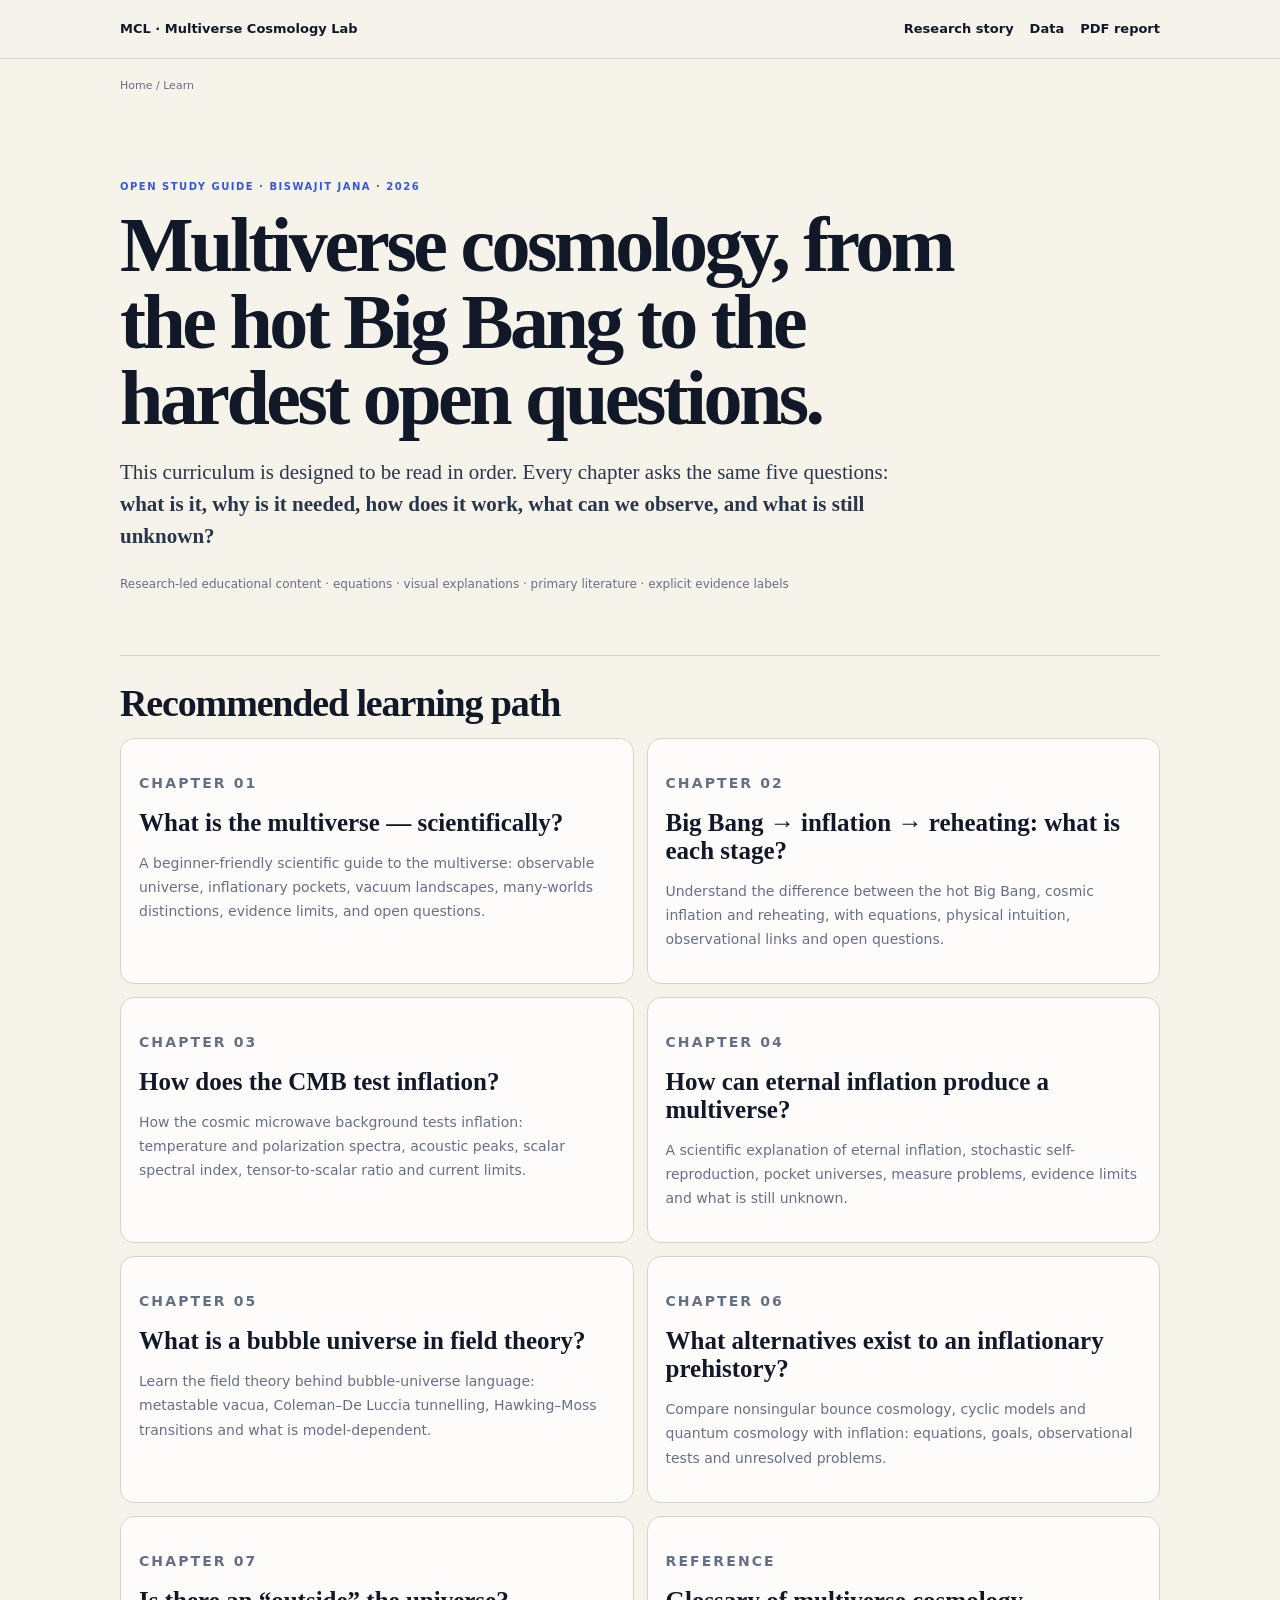
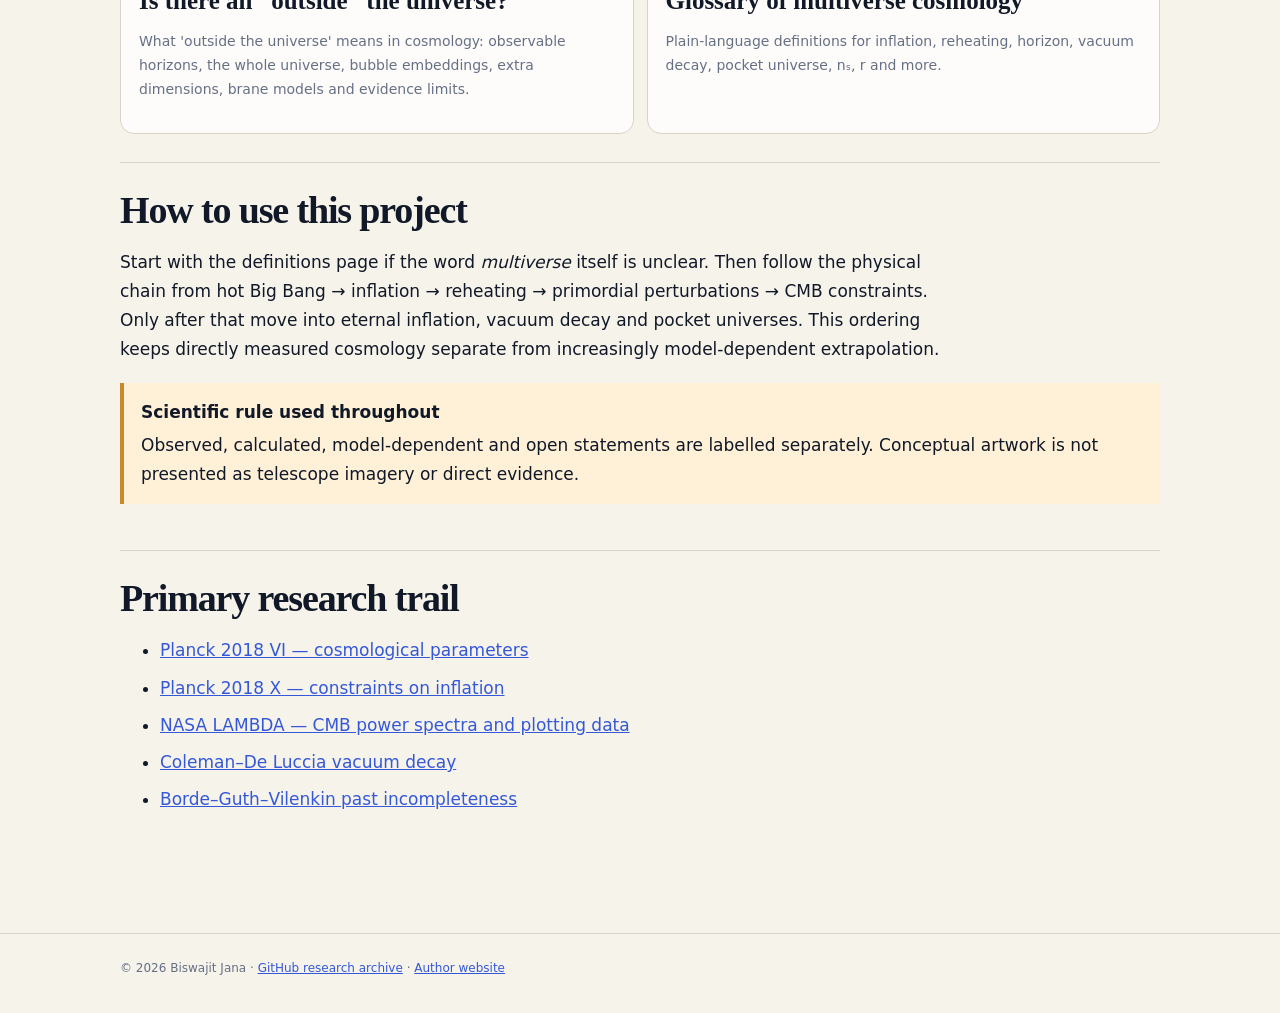
<file: docs/learn/index.html>
<!doctype html><html lang="en"><head><meta charset="utf-8"><meta name="viewport" content="width=device-width,initial-scale=1">
<title>Multiverse Cosmology Study Guide | Big Bang, Inflation, CMB, Eternal Inflation & More</title>
<meta name="description" content="A structured multiverse cosmology study guide by Biswajit Jana: Big Bang, inflation, reheating, CMB evidence, eternal inflation, vacuum decay, bubble universes, bounce, cyclic and quantum cosmology, horizons and open questions.">
<meta name="robots" content="index,follow,max-image-preview:large,max-snippet:-1"><link rel="canonical" href="https://biswajit1999.github.io/Multiverse/learn/">
<meta property="og:title" content="Multiverse Cosmology Study Guide"><meta property="og:description" content="Learn multiverse cosmology from foundations to current research questions."><meta property="og:image" content="https://biswajit1999.github.io/Multiverse/assets/images/12_cosmic_timeline_to_the_multiverse.png">
<link rel="stylesheet" href="learn.css">
<script type="application/ld+json">{"@context":"https://schema.org","@type":"CollectionPage","name":"Multiverse Cosmology Study Guide","url":"https://biswajit1999.github.io/Multiverse/learn/","description":"Structured learning hub for multiverse cosmology.","author":{"@type":"Person","name":"Biswajit Jana","url":"https://biswajit1999.github.io/Biswajit_Jana.github.io/"}}</script>
</head><body><header><div class="wrap nav"><a href="/Multiverse/">MCL · Multiverse Cosmology Lab</a><div><a href="/Multiverse/">Research story</a><a href="/Multiverse/#observatory">Data</a><a href="/Multiverse/report/Multiverse_Cosmology_Lab_Report.pdf">PDF report</a></div></div></header>
<main class="wrap"><div class="breadcrumbs"><a href="/Multiverse/">Home</a> / Learn</div><section class="hero"><p class="eyebrow">OPEN STUDY GUIDE · BISWAJIT JANA · 2026</p><h1>Multiverse cosmology, from the hot Big Bang to the hardest open questions.</h1><p class="deck">This curriculum is designed to be read in order. Every chapter asks the same five questions: <b>what is it, why is it needed, how does it work, what can we observe, and what is still unknown?</b></p><p class="meta">Research-led educational content · equations · visual explanations · primary literature · explicit evidence labels</p></section>
<section class="article"><section><h2>Recommended learning path</h2><div class="grid">
<a class="card" href="what-is-multiverse.html" style="text-decoration:none;color:inherit"><p class="eyebrow">CHAPTER 01</p><h3>What is the multiverse — scientifically?</h3><p>A beginner-friendly scientific guide to the multiverse: observable universe, inflationary pockets, vacuum landscapes, many-worlds distinctions, evidence limits, and open questions.</p></a><a class="card" href="big-bang-inflation-reheating.html" style="text-decoration:none;color:inherit"><p class="eyebrow">CHAPTER 02</p><h3>Big Bang → inflation → reheating: what is each stage?</h3><p>Understand the difference between the hot Big Bang, cosmic inflation and reheating, with equations, physical intuition, observational links and open questions.</p></a><a class="card" href="cmb-evidence-inflation.html" style="text-decoration:none;color:inherit"><p class="eyebrow">CHAPTER 03</p><h3>How does the CMB test inflation?</h3><p>How the cosmic microwave background tests inflation: temperature and polarization spectra, acoustic peaks, scalar spectral index, tensor-to-scalar ratio and current limits.</p></a><a class="card" href="eternal-inflation-multiverse.html" style="text-decoration:none;color:inherit"><p class="eyebrow">CHAPTER 04</p><h3>How can eternal inflation produce a multiverse?</h3><p>A scientific explanation of eternal inflation, stochastic self-reproduction, pocket universes, measure problems, evidence limits and what is still unknown.</p></a><a class="card" href="vacuum-decay-bubble-universes.html" style="text-decoration:none;color:inherit"><p class="eyebrow">CHAPTER 05</p><h3>What is a bubble universe in field theory?</h3><p>Learn the field theory behind bubble-universe language: metastable vacua, Coleman–De Luccia tunnelling, Hawking–Moss transitions and what is model-dependent.</p></a><a class="card" href="bounce-cyclic-quantum-cosmology.html" style="text-decoration:none;color:inherit"><p class="eyebrow">CHAPTER 06</p><h3>What alternatives exist to an inflationary prehistory?</h3><p>Compare nonsingular bounce cosmology, cyclic models and quantum cosmology with inflation: equations, goals, observational tests and unresolved problems.</p></a><a class="card" href="horizons-outside-universe.html" style="text-decoration:none;color:inherit"><p class="eyebrow">CHAPTER 07</p><h3>Is there an “outside” the universe?</h3><p>What 'outside the universe' means in cosmology: observable horizons, the whole universe, bubble embeddings, extra dimensions, brane models and evidence limits.</p></a>
<a class="card" href="glossary.html" style="text-decoration:none;color:inherit"><p class="eyebrow">REFERENCE</p><h3>Glossary of multiverse cosmology</h3><p>Plain-language definitions for inflation, reheating, horizon, vacuum decay, pocket universe, nₛ, r and more.</p></a>
</div></section>
<section><h2>How to use this project</h2><p>Start with the definitions page if the word <em>multiverse</em> itself is unclear. Then follow the physical chain from hot Big Bang → inflation → reheating → primordial perturbations → CMB constraints. Only after that move into eternal inflation, vacuum decay and pocket universes. This ordering keeps directly measured cosmology separate from increasingly model-dependent extrapolation.</p>
<div class="status"><b>Scientific rule used throughout</b>Observed, calculated, model-dependent and open statements are labelled separately. Conceptual artwork is not presented as telescope imagery or direct evidence.</div></section>
<section><h2>Primary research trail</h2><ul class="refs"><li><a href="https://arxiv.org/abs/1807.06209">Planck 2018 VI — cosmological parameters</a></li><li><a href="https://arxiv.org/abs/1807.06211">Planck 2018 X — constraints on inflation</a></li><li><a href="https://lambda.gsfc.nasa.gov/education/lambda_graphics/cmb_power_spectra.html">NASA LAMBDA — CMB power spectra and plotting data</a></li><li><a href="https://doi.org/10.1103/PhysRevD.21.3305">Coleman–De Luccia vacuum decay</a></li><li><a href="https://doi.org/10.1103/PhysRevLett.90.151301">Borde–Guth–Vilenkin past incompleteness</a></li></ul></section></section></main>
<footer><div class="wrap">© 2026 Biswajit Jana · <a href="https://github.com/Biswajit1999/Multiverse">GitHub research archive</a> · <a href="https://biswajit1999.github.io/Biswajit_Jana.github.io/">Author website</a></div></footer></body></html>
</file>
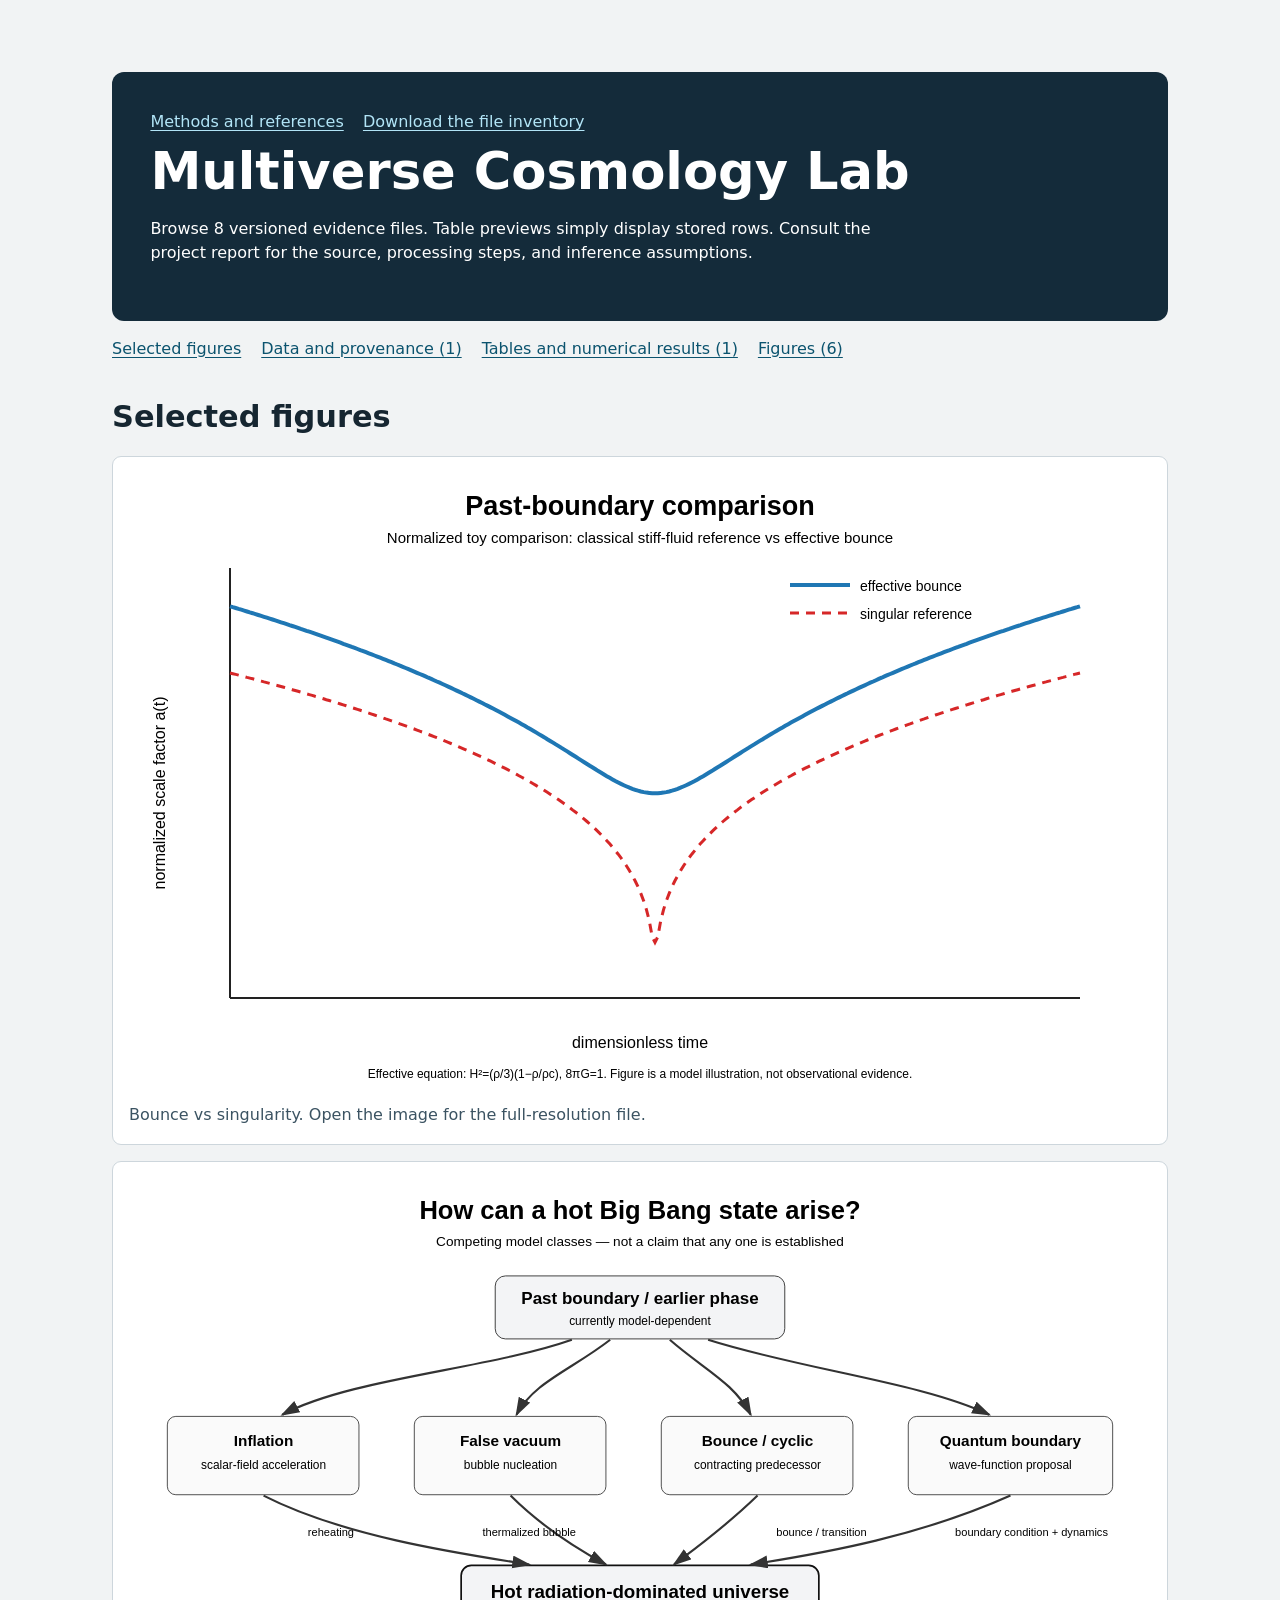
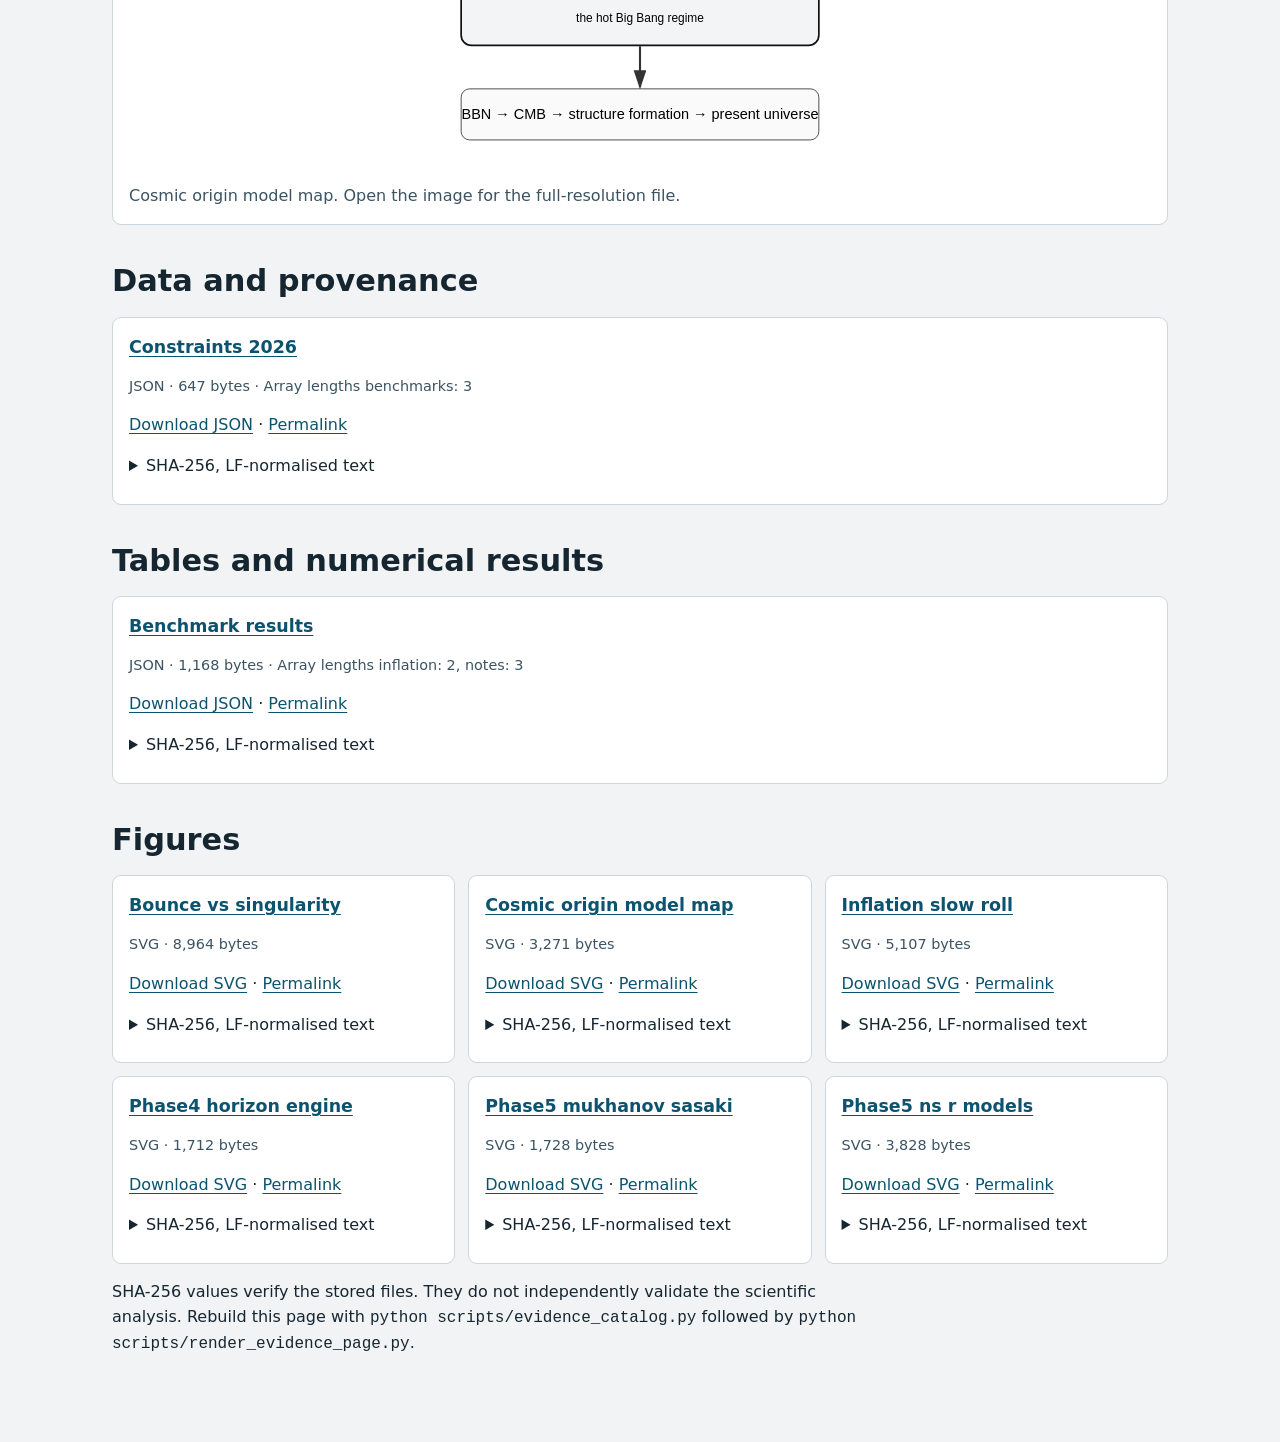
<file: evidence.html>
<!doctype html>
<html lang="en">
<head>
<meta charset="utf-8">
<meta name="viewport" content="width=device-width, initial-scale=1">
<title>Multiverse Cosmology Lab · Research evidence</title>
<style>
:root{color-scheme:light;background:#f1f3f4;color:#162631;font:1rem/1.55 system-ui,sans-serif}
*{box-sizing:border-box}main{max-width:74rem;margin:auto;padding:clamp(1rem,5vw,4rem)}
header{background:#142b3a;color:#fff;padding:clamp(1rem,3vw,2.75rem);border-radius:12px}
h1{max-width:30ch;font-size:clamp(1.7rem,4.5vw,3.2rem);line-height:1.12;margin:.5rem 0 0}
h2{font-size:clamp(1.35rem,3vw,1.9rem);margin:2rem 0 .75rem}h3{font-size:1.09rem;margin:0}
header p,figcaption,.scope{max-width:76ch}a{color:#0b536e;text-underline-offset:.16em}
header a{color:#b2e5f7}nav{display:flex;gap:.75rem 1.2rem;flex-wrap:wrap}
.grid{display:grid;grid-template-columns:repeat(auto-fit,minmax(min(100%,17rem),1fr));gap:.8rem}
article,figure{background:#fff;border:1px solid #cdd6dc;border-radius:9px;padding:1rem;min-width:0}
figure{margin:1rem 0}img{display:block;max-width:100%;height:auto;margin:auto}
figcaption{margin-top:.6rem;color:#3b5362}.meta{color:#3b5362;font-size:.9rem}
details{margin:.55rem 0}summary{cursor:pointer}code{overflow-wrap:anywhere}
.table-scroll{overflow:auto}table{border-collapse:collapse;width:100%;font-size:.85rem}
th,td{text-align:left;vertical-align:top;padding:.4rem;border-bottom:1px solid #dce3e7}
.index ul{display:flex;flex-wrap:wrap;gap:.5rem 1.25rem;margin:1rem 0 0;padding:0;list-style:none}
.skip{position:absolute;top:0;left:.5rem;background:#fff;padding:.7rem;transform:translateY(-120%)}
.skip:focus{transform:none;z-index:1}article:target{outline:3px solid #44687d;scroll-margin-top:1rem}
.table-scroll:focus-visible,a:focus-visible,summary:focus-visible{outline:2px solid #7b4107;outline-offset:3px}
</style>
</head>
<body>
<a class="skip" href="#evidence-content">Skip to file list</a>
<main>
<header>
<nav aria-label="Evidence links"><a href="https://github.com/Biswajit1999/Multiverse#readme">Methods and references</a><a href="evidence/manifest.json" download>Download the file inventory</a></nav>
<h1>Multiverse Cosmology Lab</h1>
<p>Browse 8 versioned evidence files. Table previews simply display stored rows. Consult the project report for the source, processing steps, and inference assumptions.</p>
</header>
<div id="evidence-content">
<nav aria-label="On this page" class="index"><ul><li><a href="#selected-figures">Selected figures</a></li><li><a href="#group-data-and-provenance">Data and provenance (1)</a></li><li><a href="#group-tables-and-numerical-results">Tables and numerical results (1)</a></li><li><a href="#group-figures">Figures (6)</a></li></ul></nav>
<section id="selected-figures"><h2>Selected figures</h2><figure><a href="assets/figures/bounce_vs_singularity.svg"><img src="assets/figures/bounce_vs_singularity.svg" loading="lazy" alt="Bounce vs singularity"></a><figcaption>Bounce vs singularity. Open the image for the full-resolution file.</figcaption></figure><figure><a href="assets/figures/cosmic_origin_model_map.svg"><img src="assets/figures/cosmic_origin_model_map.svg" loading="lazy" alt="Cosmic origin model map"></a><figcaption>Cosmic origin model map. Open the image for the full-resolution file.</figcaption></figure></section>
<section id="group-data-and-provenance"><h2>Data and provenance</h2><div class="grid"><article id="file-43e0ac77fcd638ef"><h3><a href="data/constraints_2026.json">Constraints 2026</a></h3><p class="meta">JSON · 647 bytes · Array lengths benchmarks: 3</p><p><a href="data/constraints_2026.json" download>Download JSON</a> · <a href="#file-43e0ac77fcd638ef" aria-label="Link to Constraints 2026">Permalink</a></p><details><summary>SHA-256, LF-normalised text</summary><code>fc446241f1452655c52f1080df78fc361cc74ad6153906a17be233e98adcf37a</code></details></article></div></section><section id="group-tables-and-numerical-results"><h2>Tables and numerical results</h2><div class="grid"><article id="file-b0e50d09c42bf696"><h3><a href="results/benchmark_results.json">Benchmark results</a></h3><p class="meta">JSON · 1,168 bytes · Array lengths inflation: 2, notes: 3</p><p><a href="results/benchmark_results.json" download>Download JSON</a> · <a href="#file-b0e50d09c42bf696" aria-label="Link to Benchmark results">Permalink</a></p><details><summary>SHA-256, LF-normalised text</summary><code>a8a15b953e60717f8ba83121c91040310b06bacbe1a9e63e51130a5132979c03</code></details></article></div></section><section id="group-figures"><h2>Figures</h2><div class="grid"><article id="file-7cc81cc74c7a623b"><h3><a href="assets/figures/bounce_vs_singularity.svg">Bounce vs singularity</a></h3><p class="meta">SVG · 8,964 bytes</p><p><a href="assets/figures/bounce_vs_singularity.svg" download>Download SVG</a> · <a href="#file-7cc81cc74c7a623b" aria-label="Link to Bounce vs singularity">Permalink</a></p><details><summary>SHA-256, LF-normalised text</summary><code>80e99b22a55c35d52de264115bdd6aa8d8aa975470d8d459200cb9370a68c4cc</code></details></article><article id="file-12f1d5a4d01450a8"><h3><a href="assets/figures/cosmic_origin_model_map.svg">Cosmic origin model map</a></h3><p class="meta">SVG · 3,271 bytes</p><p><a href="assets/figures/cosmic_origin_model_map.svg" download>Download SVG</a> · <a href="#file-12f1d5a4d01450a8" aria-label="Link to Cosmic origin model map">Permalink</a></p><details><summary>SHA-256, LF-normalised text</summary><code>009947805d5abfd6cd6041228ed60d9d60dd59cc70d303c7d70aa07c34895e9a</code></details></article><article id="file-5814940e6592148e"><h3><a href="assets/figures/inflation_slow_roll.svg">Inflation slow roll</a></h3><p class="meta">SVG · 5,107 bytes</p><p><a href="assets/figures/inflation_slow_roll.svg" download>Download SVG</a> · <a href="#file-5814940e6592148e" aria-label="Link to Inflation slow roll">Permalink</a></p><details><summary>SHA-256, LF-normalised text</summary><code>754a249d67523ff33a5462ab779453dd29d2ca62ae1a9d75b4f4a00901c1a8e0</code></details></article><article id="file-ec73671a0c8599f7"><h3><a href="assets/figures/phase4_horizon_engine.svg">Phase4 horizon engine</a></h3><p class="meta">SVG · 1,712 bytes</p><p><a href="assets/figures/phase4_horizon_engine.svg" download>Download SVG</a> · <a href="#file-ec73671a0c8599f7" aria-label="Link to Phase4 horizon engine">Permalink</a></p><details><summary>SHA-256, LF-normalised text</summary><code>389163747a23bd4fc0f1ee724004298d361014df709193b91e587a43768764fb</code></details></article><article id="file-9e59603d1f3c51af"><h3><a href="assets/figures/phase5_mukhanov_sasaki.svg">Phase5 mukhanov sasaki</a></h3><p class="meta">SVG · 1,728 bytes</p><p><a href="assets/figures/phase5_mukhanov_sasaki.svg" download>Download SVG</a> · <a href="#file-9e59603d1f3c51af" aria-label="Link to Phase5 mukhanov sasaki">Permalink</a></p><details><summary>SHA-256, LF-normalised text</summary><code>cc1568a28eaf39a550ca8f4a341a14c493d23ea1f4b2dca2f32857adcdb78547</code></details></article><article id="file-13609f1db90b26f6"><h3><a href="assets/figures/phase5_ns_r_models.svg">Phase5 ns r models</a></h3><p class="meta">SVG · 3,828 bytes</p><p><a href="assets/figures/phase5_ns_r_models.svg" download>Download SVG</a> · <a href="#file-13609f1db90b26f6" aria-label="Link to Phase5 ns r models">Permalink</a></p><details><summary>SHA-256, LF-normalised text</summary><code>043cf33e15bc3c7ea85615f94d9fd13f0ca5e7211cb7fcfa01e2a006bfc3e9dc</code></details></article></div></section>
</div>
<p class="scope">SHA-256 values verify the stored files. They do not independently validate the scientific analysis. Rebuild this page with <code>python scripts/evidence_catalog.py</code> followed by <code>python scripts/render_evidence_page.py</code>.</p>
</main>
</body>
</html>
</file>
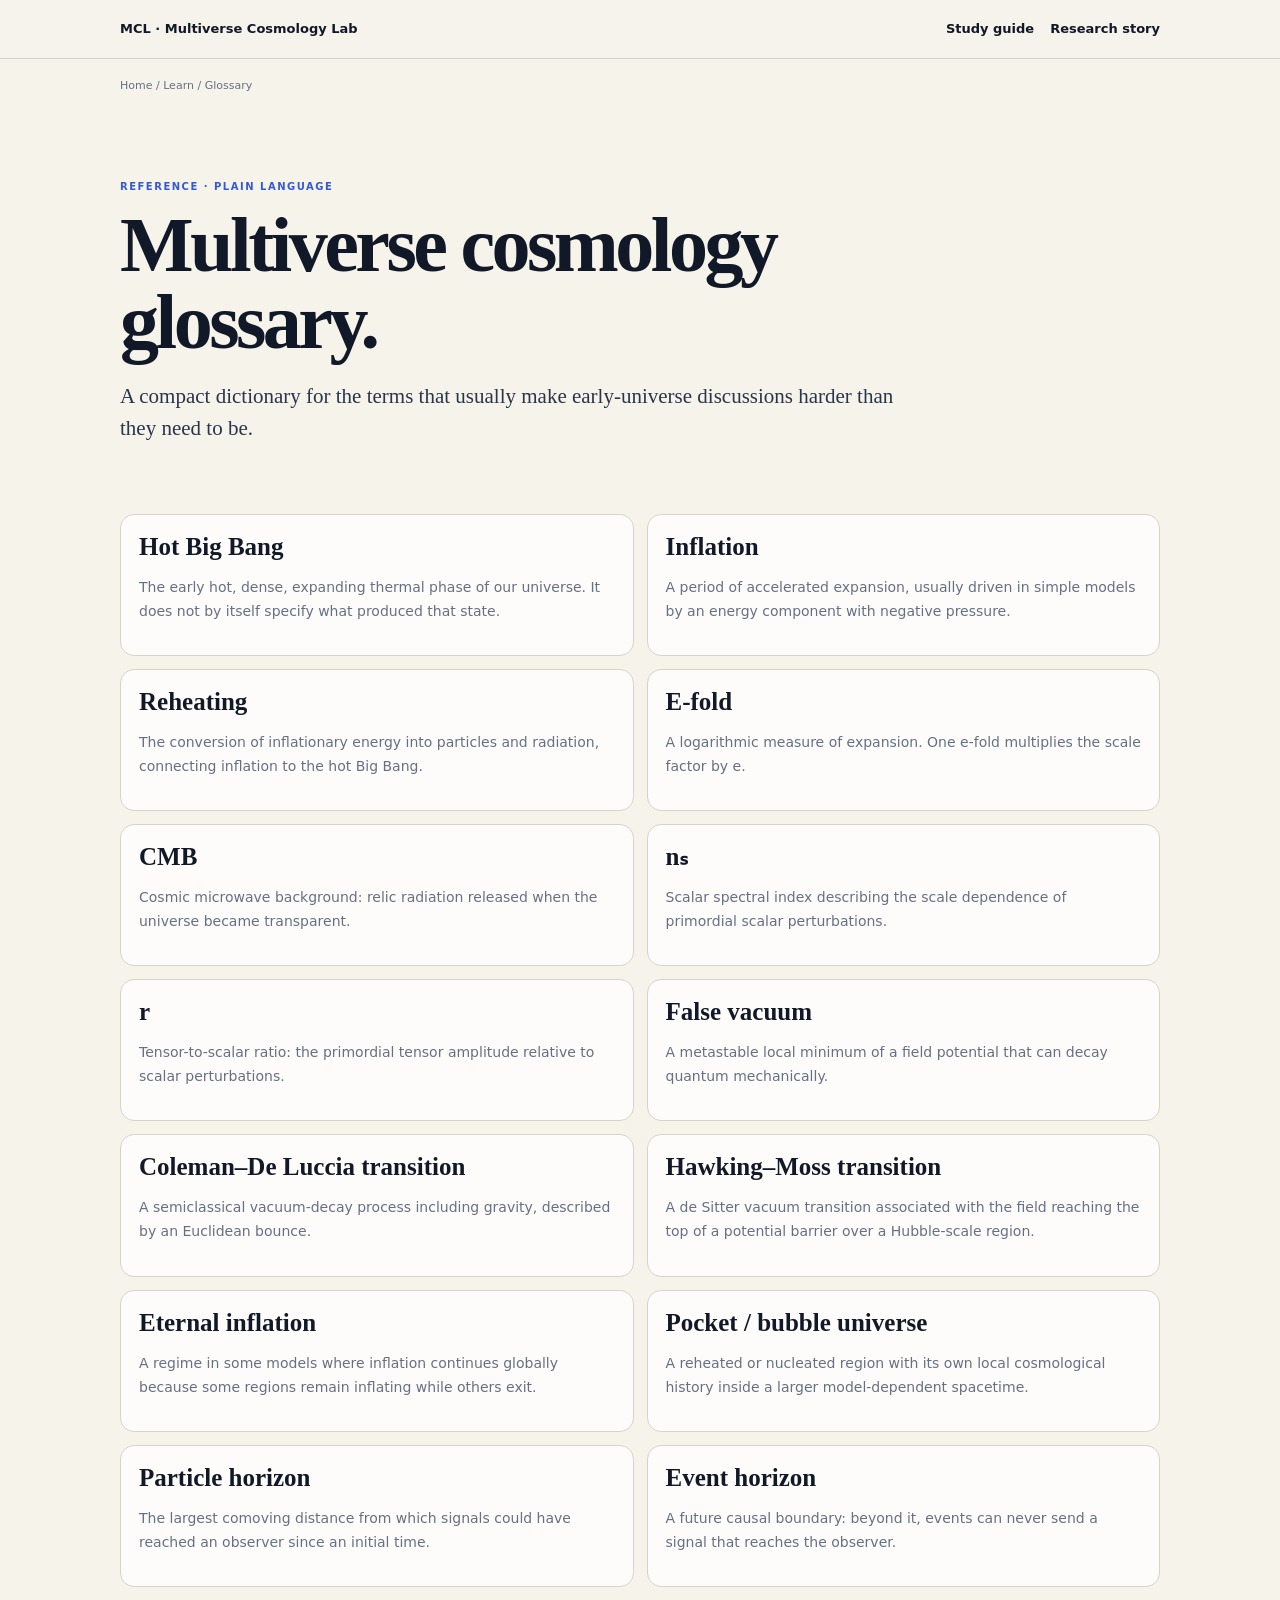
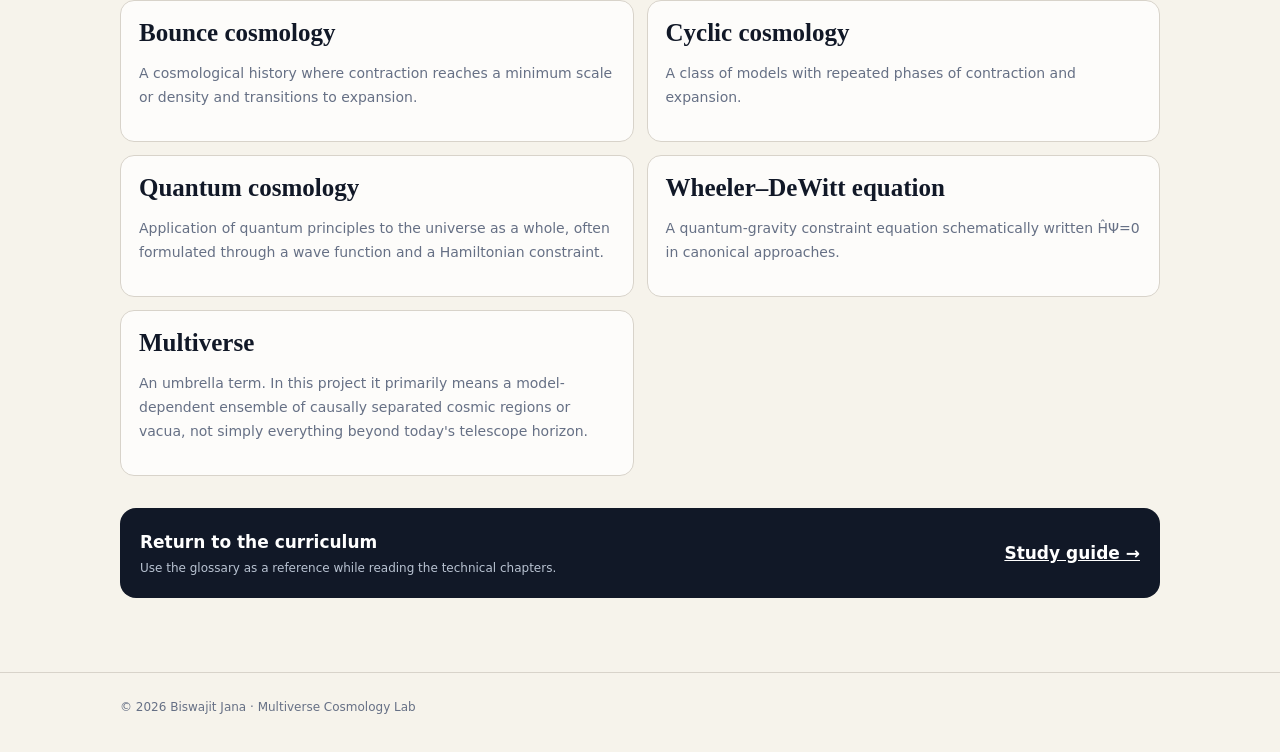
<file: docs/learn/glossary.html>
<!doctype html><html lang="en"><head><meta charset="utf-8"><meta name="viewport" content="width=device-width,initial-scale=1"><title>Multiverse Cosmology Glossary | Inflation, Reheating, Horizons, Bubble Universes</title><meta name="description" content="Plain-language glossary for multiverse cosmology: inflation, reheating, CMB, vacuum decay, bubble universe, eternal inflation, horizon, bounce, cyclic and quantum cosmology."><meta name="robots" content="index,follow"><link rel="canonical" href="https://biswajit1999.github.io/Multiverse/learn/glossary.html"><link rel="stylesheet" href="learn.css"></head><body><header><div class="wrap nav"><a href="/Multiverse/">MCL · Multiverse Cosmology Lab</a><div><a href="/Multiverse/learn/">Study guide</a><a href="/Multiverse/">Research story</a></div></div></header><main class="wrap"><div class="breadcrumbs"><a href="/Multiverse/">Home</a> / <a href="/Multiverse/learn/">Learn</a> / Glossary</div><section class="hero"><p class="eyebrow">REFERENCE · PLAIN LANGUAGE</p><h1>Multiverse cosmology glossary.</h1><p class="deck">A compact dictionary for the terms that usually make early-universe discussions harder than they need to be.</p></section><article class="article"><div class="grid">
<div class="card"><h3>Hot Big Bang</h3><p>The early hot, dense, expanding thermal phase of our universe. It does not by itself specify what produced that state.</p></div><div class="card"><h3>Inflation</h3><p>A period of accelerated expansion, usually driven in simple models by an energy component with negative pressure.</p></div><div class="card"><h3>Reheating</h3><p>The conversion of inflationary energy into particles and radiation, connecting inflation to the hot Big Bang.</p></div><div class="card"><h3>E-fold</h3><p>A logarithmic measure of expansion. One e-fold multiplies the scale factor by e.</p></div><div class="card"><h3>CMB</h3><p>Cosmic microwave background: relic radiation released when the universe became transparent.</p></div><div class="card"><h3>nₛ</h3><p>Scalar spectral index describing the scale dependence of primordial scalar perturbations.</p></div><div class="card"><h3>r</h3><p>Tensor-to-scalar ratio: the primordial tensor amplitude relative to scalar perturbations.</p></div><div class="card"><h3>False vacuum</h3><p>A metastable local minimum of a field potential that can decay quantum mechanically.</p></div><div class="card"><h3>Coleman–De Luccia transition</h3><p>A semiclassical vacuum-decay process including gravity, described by an Euclidean bounce.</p></div><div class="card"><h3>Hawking–Moss transition</h3><p>A de Sitter vacuum transition associated with the field reaching the top of a potential barrier over a Hubble-scale region.</p></div><div class="card"><h3>Eternal inflation</h3><p>A regime in some models where inflation continues globally because some regions remain inflating while others exit.</p></div><div class="card"><h3>Pocket / bubble universe</h3><p>A reheated or nucleated region with its own local cosmological history inside a larger model-dependent spacetime.</p></div><div class="card"><h3>Particle horizon</h3><p>The largest comoving distance from which signals could have reached an observer since an initial time.</p></div><div class="card"><h3>Event horizon</h3><p>A future causal boundary: beyond it, events can never send a signal that reaches the observer.</p></div><div class="card"><h3>Bounce cosmology</h3><p>A cosmological history where contraction reaches a minimum scale or density and transitions to expansion.</p></div><div class="card"><h3>Cyclic cosmology</h3><p>A class of models with repeated phases of contraction and expansion.</p></div><div class="card"><h3>Quantum cosmology</h3><p>Application of quantum principles to the universe as a whole, often formulated through a wave function and a Hamiltonian constraint.</p></div><div class="card"><h3>Wheeler–DeWitt equation</h3><p>A quantum-gravity constraint equation schematically written ĤΨ=0 in canonical approaches.</p></div><div class="card"><h3>Multiverse</h3><p>An umbrella term. In this project it primarily means a model-dependent ensemble of causally separated cosmic regions or vacua, not simply everything beyond today's telescope horizon.</p></div>
</div><div class="next"><div><b>Return to the curriculum</b><div style="color:#b9c3d2;font-size:12px">Use the glossary as a reference while reading the technical chapters.</div></div><a href="/Multiverse/learn/">Study guide →</a></div></article></main><footer><div class="wrap">© 2026 Biswajit Jana · Multiverse Cosmology Lab</div></footer></body></html>
</file>
<file: docs/learn/learn.css>
:root{--paper:#f6f3eb;--ink:#111827;--muted:#667085;--line:#d8d3ca;--blue:#3558d8;--cyan:#1d8ea7;--amber:#c9882b;--max:1040px}
*{box-sizing:border-box}html{scroll-behavior:smooth}body{margin:0;background:var(--paper);color:var(--ink);font:17px/1.72 Inter,ui-sans-serif,system-ui,-apple-system,BlinkMacSystemFont,"Segoe UI",sans-serif}
a{color:var(--blue)}img{max-width:100%;display:block}.wrap{width:min(var(--max),calc(100% - 34px));margin:auto}
header{position:sticky;top:0;z-index:20;background:rgba(246,243,235,.9);backdrop-filter:blur(14px);border-bottom:1px solid var(--line)}
.nav{min-height:58px;display:flex;align-items:center;justify-content:space-between;gap:20px}.nav a{text-decoration:none;font-size:13px;font-weight:750;color:var(--ink)}.nav div{display:flex;gap:16px}
.hero{padding:72px 0 48px}.eyebrow{font-size:10px;font-weight:850;letter-spacing:.15em;color:var(--blue);text-transform:uppercase}.hero h1{max-width:880px;margin:12px 0 18px;font:700 clamp(44px,7vw,78px)/.98 Georgia,serif;letter-spacing:-.045em}.deck{max-width:780px;font:21px/1.52 Georgia,serif;color:#29364a}
.breadcrumbs{padding-top:18px;font-size:11px;color:var(--muted)}.breadcrumbs a{color:var(--muted);text-decoration:none}
.toc{display:grid;grid-template-columns:repeat(2,1fr);gap:9px;margin:28px 0}.toc a{padding:13px 14px;background:#fff;border:1px solid var(--line);border-radius:12px;text-decoration:none;font-weight:700}
.article{padding-bottom:74px}.article section{padding:28px 0;border-top:1px solid var(--line)}.article h2{font:700 38px/1.05 Georgia,serif;letter-spacing:-.03em;margin:0 0 14px}.article h3{font:700 25px/1.12 Georgia,serif;margin:22px 0 9px}.article p{max-width:820px}.equation{overflow:auto;margin:18px 0;padding:18px;border:1px solid #cad5ff;background:#edf2ff;border-radius:13px;font:22px/1.4 Georgia,serif;color:#2749b5}
.status{margin:18px 0;padding:15px 17px;border-left:4px solid var(--amber);background:#fff1d8}.status b{display:block;margin-bottom:4px}.grid{display:grid;grid-template-columns:repeat(2,1fr);gap:13px}.card{padding:18px;border:1px solid var(--line);border-radius:14px;background:rgba(255,255,255,.78)}.card h3{margin-top:0}.card p{font-size:14px;color:var(--muted)}
figure{margin:28px 0;border:1px solid var(--line);border-radius:16px;overflow:hidden;background:#fff}figure img{width:100%;height:auto;object-fit:contain}figcaption{padding:10px 13px;font-size:12px;color:var(--muted);border-top:1px solid var(--line)}
.next{margin-top:32px;padding:20px;border-radius:16px;background:#111827;color:#fff;display:flex;justify-content:space-between;gap:18px;align-items:center}.next a{color:#fff;font-weight:800}
.refs li{margin:8px 0}.meta{font-size:12px;color:var(--muted);margin-top:16px}
footer{border-top:1px solid var(--line);padding:24px 0 34px;font-size:12px;color:var(--muted)}
@media(max-width:760px){.nav div{display:none}.toc,.grid{grid-template-columns:1fr}.hero{padding-top:48px}.article h2{font-size:32px}.next{align-items:flex-start;flex-direction:column}}
</file>
